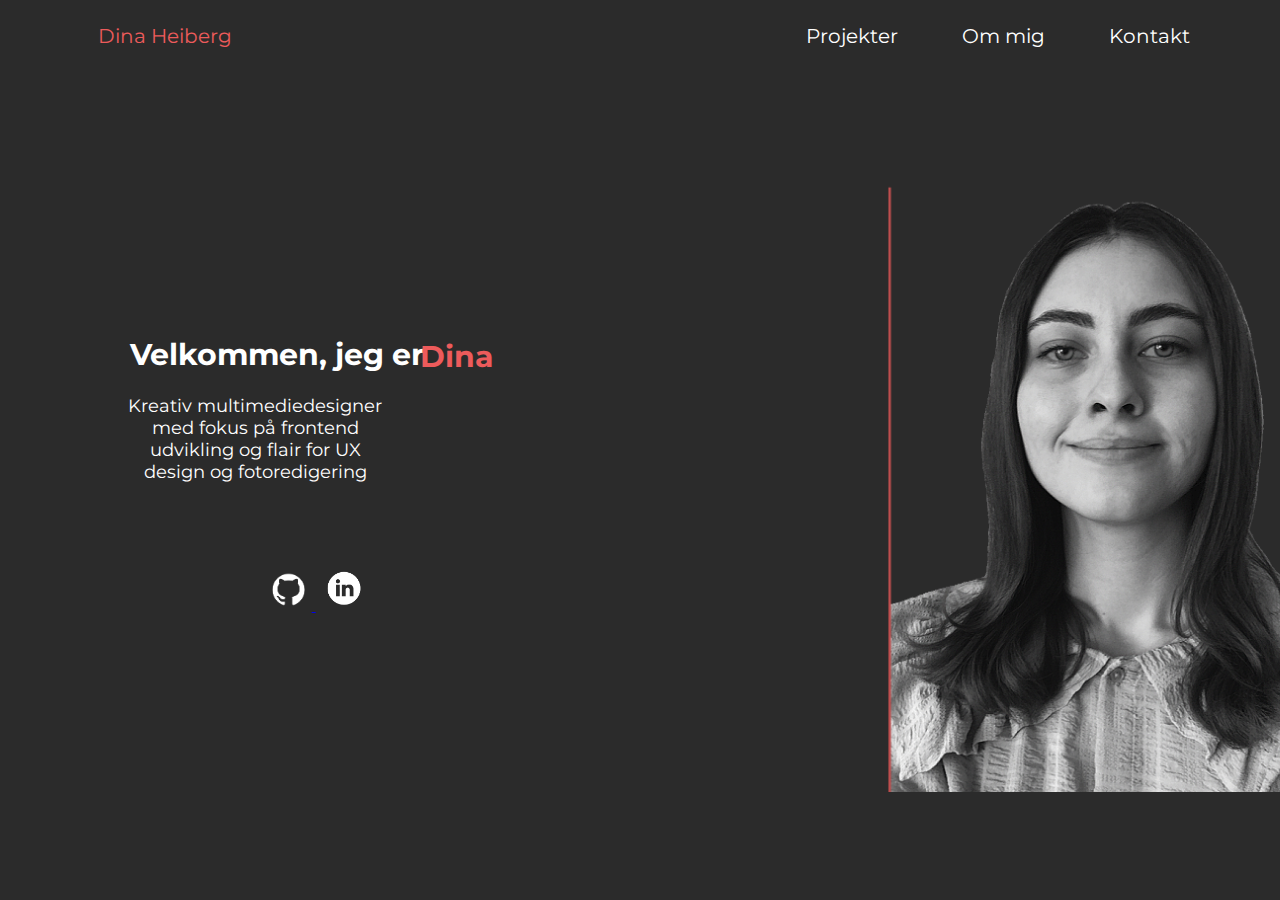
<file: port/index.html>
<!DOCTYPE html>
<html lang="da">

<head>
   
    <meta charset="utf-8">
    <meta name="viewport" content="width=device-width, initial-scale=1.0">

    <!-- SEO -->
    <title>Dina Heibergs portfolio</title>
    <meta name="author" content="Dina Heiberg Madsen">
    <meta name="description" content="portfolio med projekter og information">
    <meta name="keywords" content="portfolio, projekter, multimediedesign, front-end, grafisk design, webudvikling">

    <!-- Stylesheet -->
    <link rel="stylesheet" href="style.css">
    
    
    
</head>

<body>
    <header>
        <nav>
            <!-- nav-bar -->
            <div class="logo">
                <a class="logo" href="index.html"> Dina Heiberg</a>
            </div>
            
            <ul class="nav-links">
                <li>
                        <a class="la" href="projekter.html">Projekter</a>
                </li>
                
                <li>
                        <a class="la" href="om.html">Om mig</a>
                </li>
                
                <li>
                        <a class="la" href="kontakt.html">Kontakt</a>
                </li>
            </ul>
        </nav>
        
    </header>
    <main>  
        <img class="mig" src="billeder/port-kopi.gif">

        <h1 class="velkommen">Velkommen, jeg er</h1>
        <h1 class="dina">Dina</h1>
        <p class="inf"> Kreativ multimediedesigner med fokus på frontend udvikling og flair for UX design og fotoredigering</p>
        
        <!-- ikoner med links -->
        <a href="https://github.com/dinaheiberg">
            <img class="github" src="billeder/github_logo-kopi.png">
        </a>

        <a href="https://www.linkedin.com/in/dina-heiberg-madsen-9481bb148/">
            <img class="linkedin" src="billeder/linkedin_logo-kopi.png">
        </a>


        </main>

    </main>

    <footer>       
    </footer>


    <!-- jQuery library -->
    <script type="text/javascript" src="https://ajax.googleapis.com/ajax/libs/jquery/3.3.1/jquery.min.js"></script>

    <!-- JavaScript -->
    <script src="js.js"></script>
    
    
</body>

</html>
</file>
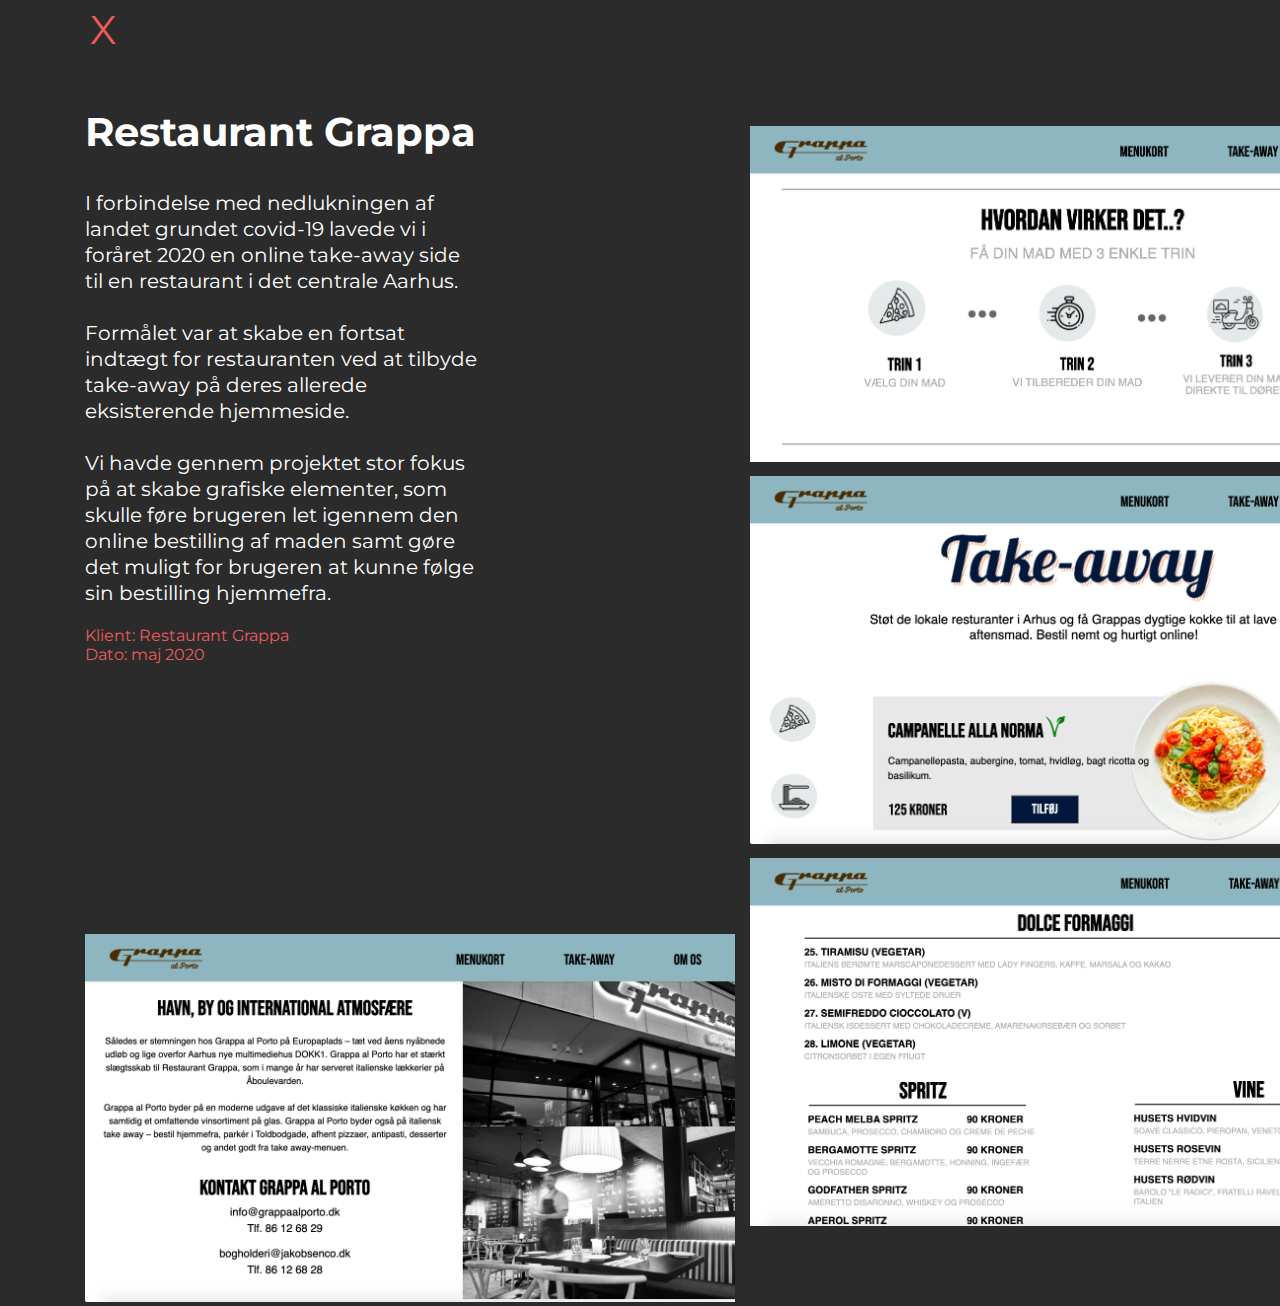
<file: port/grappa.html>
<!DOCTYPE html>
<html lang="da">

<head>
   
    <meta charset="utf-8">
    <meta name="viewport" content="width=device-width, initial-scale=1.0">

    <!-- SEO -->
    <title>Dina Heibergs portfolio</title>
    <meta name="author" content="Dina Heiberg Madsen">
    <meta name="description" content="portfolio med projekter og information">
    <meta name="keywords" content="portfolio, projekter, multimediedesign, front-end, grafisk design, webudvikling">

    <!-- Stylesheet -->
    <link rel="stylesheet" href="puha.css">
    
    
    
</head>

<body>
    <header>
        <nav>
            <div class="logo">
                <a class="logo" href="projekter.html"> X</a>
            </div>
            
        </nav>
        
    </header>
    <main> 

        <h1 class="grap">Restaurant Grappa</h1>

        <img class="grap-for" src="billeder/grappa-for.png">

        <img class="grap-take" src="billeder/grappa-takeaway.png">

        <img class="grap-menu" src="billeder/grappa-menu.png">

        <p class="grap-tekst"> I forbindelse med nedlukningen af landet grundet covid-19 lavede vi i foråret 2020 en online take-away side til en restaurant i det centrale Aarhus.
            <br>
            <br>

            Formålet var at skabe en fortsat indtægt for restauranten ved at tilbyde take-away på deres allerede eksisterende hjemmeside.
            
            <br>
            <br>

            Vi havde gennem projektet stor fokus på at skabe grafiske elementer, som skulle føre brugeren let igennem den online bestilling af maden samt gøre det muligt for brugeren at kunne følge sin bestilling hjemmefra. 
             </p>

            <p class="grap-link">Klient: Restaurant Grappa
                <br>
                Dato: maj 2020
                </p>

                <img class="grap-om" src="billeder/grappa-om.png">
        
    </main>

    <footer>       
    </footer>


    <!-- jQuery library -->
    <script type="text/javascript" src="https://ajax.googleapis.com/ajax/libs/jquery/3.3.1/jquery.min.js"></script>

    <!-- JavaScript -->
    <script src="js.js"></script>
    
    
</body>

</html>
</file>
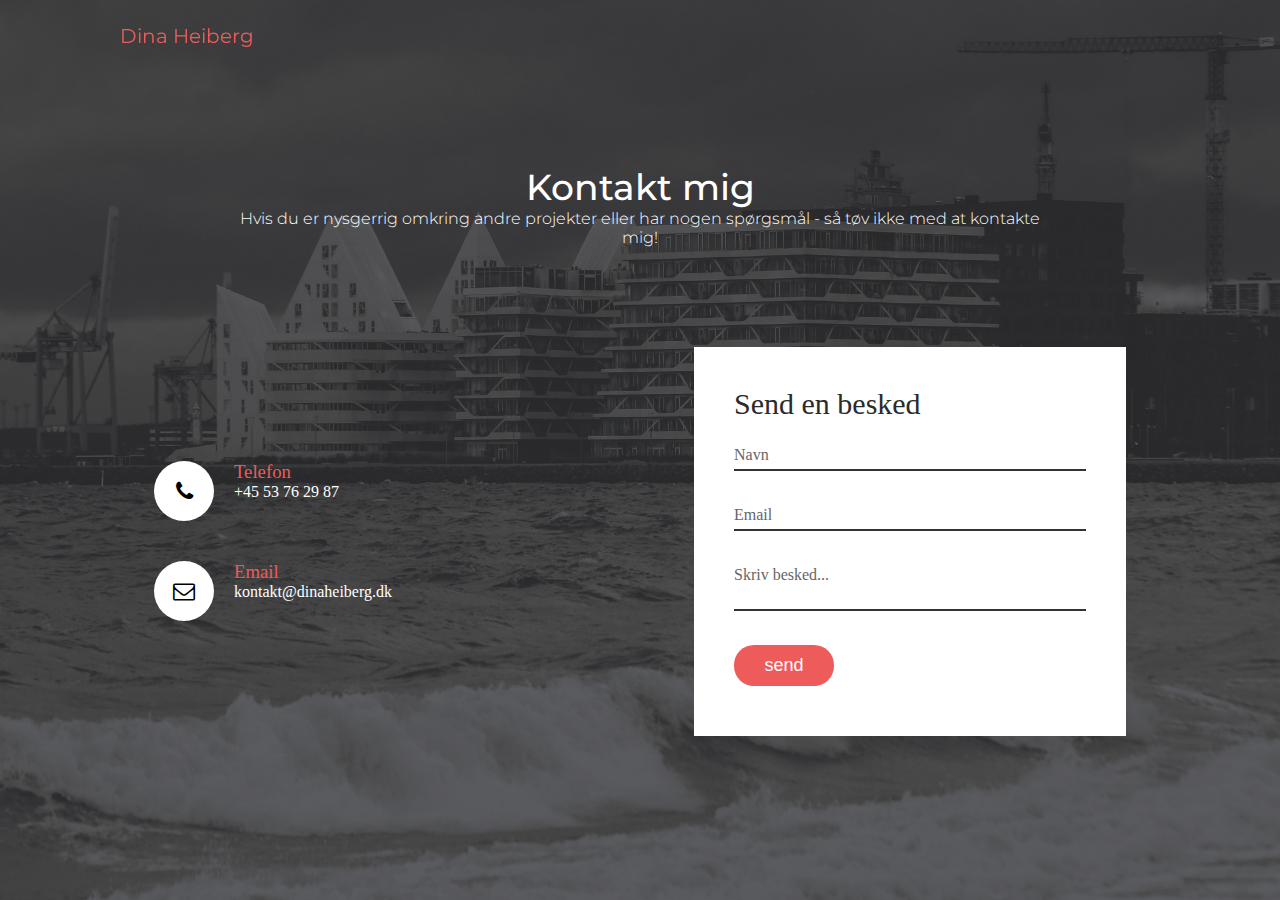
<file: port/kontakt.html>
<!DOCTYPE html>
<html lang="da">

<head>
   
    <meta charset="utf-8">
    <meta name="viewport" content="width=device-width, initial-scale=1.0">

    <!-- SEO -->
    <title>Dina Heibergs portfolio</title>
    <meta name="author" content="Dina Heiberg Madsen">
    <meta name="description" content="portfolio med projekter og information">
    <meta name="keywords" content="portfolio, projekter, multimediedesign, front-end, grafisk design, webudvikling">

    <!-- Stylesheet -->
    <link rel="stylesheet" href="kontakt.css">

    <link rel="stylesheet" href="https://stackpath.bootstrapcdn.com/font-awesome/4.7.0/css/font-awesome.min.css" integrity="sha384-wvfXpqpZZVQGK6TAh5PVlGOfQNHSoD2xbE+QkPxCAFlNEevoEH3Sl0sibVcOQVnN" crossorigin="anonymous">
    
    
    
</head>

<body>
    <header>
        <nav>
            <!-- nav-bar -->
        <div class="logo">
                <a class="logo" href="index.html"> Dina Heiberg</a>
            </div>
        </nav>
        
    </header>
    <main> 
    
        <!-- baggrundsbillede -->
        <img class="bg" src="billeder/bg.jpg">
    


        <section class="contact">
            <div class="content">
                <h2>Kontakt mig</h2>
                <p>Hvis du er nysgerrig omkring andre projekter eller har nogen spørgsmål - så tøv ikke med at kontakte mig!</p>
            </div>

            <!-- ikoner og kontaktinformationer -->
            <div class="container">
                <div class="contactInfo">
                    <div class="box">
                        <div class="icon"><i class="fa fa-phone" aria-hidden="true"></i></div>
                        <div class="text">
                            <h3>Telefon</h3>
                            <p>+45 53 76 29 87</p>
                        </div>
                        </div>

                    <div class="box">
                        <div class="icon"><i class="fa fa-envelope-o" aria-hidden="true"></i></div>
                        <div class="text">
                            <h3>Email</h3>
                            <p>kontakt@dinaheiberg.dk</p>
                        </div>
                        </div>
                </div>

                <!-- kontaktform med "link" til php-fil -->

                <div class="contactForm">
                    <form class="contact-form" action="kontaktform.php" method="post">
                        <h2>Send en besked</h2>
                        <div class="inputBox">
                            <input type="text" name="name" required="required">
                            <span>Navn</span>
                        </div>
                        <div class="inputBox">
                            <input type="text" name="mail" required="required">
                            <span>Email</span>
                        </div>
                        <div class="inputBox">
                            <textarea name="message" required="required"></textarea>
                            <span>Skriv besked...</span>
                        </div>
                        <div class="inputBox">
                            <input type="submit" name="submit" value="send">
                        </div>
                    </form>
                </div>
            </div>
        </section>


    </main>

    <footer>       
    </footer>


    <!-- jQuery library -->
    <script type="text/javascript" src="https://ajax.googleapis.com/ajax/libs/jquery/3.3.1/jquery.min.js"></script>

    <!-- JavaScript -->
    <script src="js.js"></script>
    
    
</body>

</html>
</file>
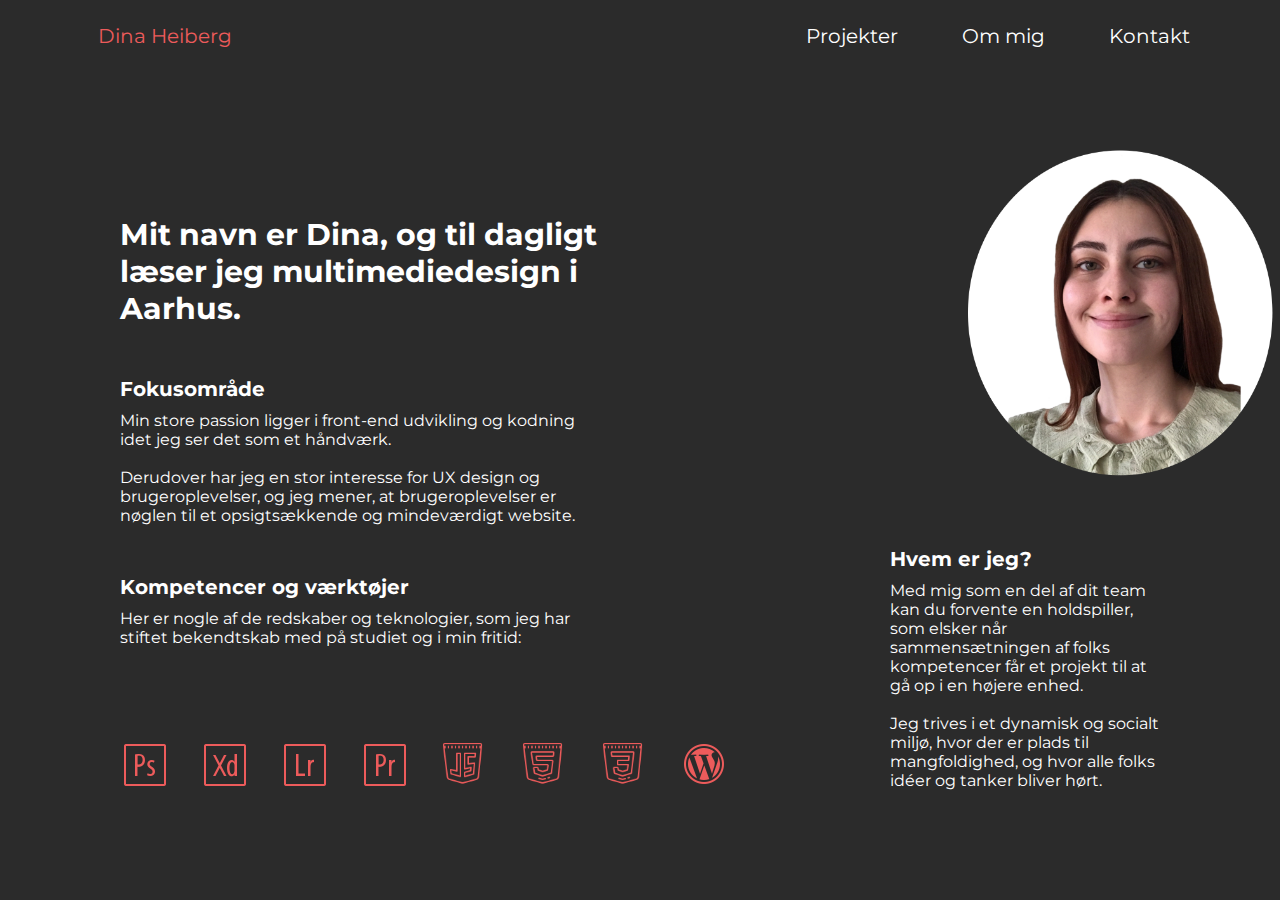
<file: port/om.html>
<!DOCTYPE html>
<html lang="da">

<head>
   
    <meta charset="utf-8">
    <meta name="viewport" content="width=device-width, initial-scale=1.0">

    <!-- SEO -->
    <title>Dina Heibergs portfolio</title>
    <meta name="author" content="Dina Heiberg Madsen">
    <meta name="description" content="portfolio med projekter og information">
    <meta name="keywords" content="portfolio, projekter, multimediedesign, front-end, grafisk design, webudvikling">

    <!-- Stylesheet -->
    <link rel="stylesheet" href="style.css">
    
    
    
</head>

<body>
    <header>
        <nav>
            <!-- nav-bar -->
            <div class="logo">
                <a class="logo" href="index.html"> Dina Heiberg</a>
            </div>
            
            <ul class="nav-links">
                <li>
                        <a href="projekter.html">Projekter</a>
                </li>
                
                <li>
                        <a href="om.html">Om mig</a>
                </li>
                
                <li>
                        <a href="kontakt.html">Kontakt</a>
                </li>
            </ul>
        </nav>
        
    </header>
    <main> 
        

        <img class="mig-rund" src="billeder/rund_bi-kopi.png">

        <h1 class="intro">Mit navn er Dina, og til dagligt læser jeg multimediedesign i Aarhus.</h1>


        <h3 class="fokus">Fokusområde</h3>

        <p class="fokus-tekst">Min store passion ligger i front-end udvikling og kodning idet jeg ser det som et håndværk.
            <br>
            <br>
            Derudover har jeg en stor interesse for UX design og brugeroplevelser, og jeg mener, at brugeroplevelser er nøglen til et opsigtsækkende og mindeværdigt website.</p>

            <h3 class="kompetencer">Kompetencer og værktøjer</h3>

            <p class="kompetencer_tekst">Her er nogle af de redskaber og teknologier, som jeg har stiftet bekendtskab med på studiet og i min fritid:</p>

            <h3 class="hvem">Hvem er jeg?</h3>

            <p class="hvem-tekst">Med mig som en del af dit team kan du forvente en holdspiller, som elsker når sammensætningen af folks kompetencer får et projekt til at gå op i en højere enhed.
                <br>
                <br>
                Jeg trives i et dynamisk og socialt miljø, hvor der er plads til mangfoldighed, og hvor alle folks idéer og tanker bliver hørt. </p>

                <!-- en container med alle ikonerne -->
                <div class="container">
                    <div class="box">
                        <div class="imgBx">
                            <img class="ps" src="billeder/icons8-adobe-photoshop-50-kopi.png">
                        </div>
                    </div>

                    <div class="box">
                        <div class="imgBx">
                            <img class="xd" src="billeder/icons8-adobe-xd-50-kopi.png">
                        </div>
                    </div>

                    <div class="box">
                        <div class="imgBx">
                            <img class="lr" src="billeder/icons8-adobe-lightroom-50-kopi.png">
                        </div>
                    </div>

                    <div class="box">
                        <div class="imgBx">
                            <img class="pr" src="billeder/icons8-adobe-premiere-pro-50-kopi.png">
                        </div>
                    </div>

                    <div class="box">
                        <div class="imgBx">
                            <img class="js" src="billeder/icons8-javascript-logo-64-kopi.png">
                        </div>
                    </div>

                    <div class="box">
                        <div class="imgBx">
                            <img class="html" src="billeder/icons8-html-5-64-kopi.png">
                        </div>
                    </div>

                    <div class="box">
                        <div class="imgBx">
                            <img class="css" src="billeder/icons8-css3-64-kopi.png">
                        </div>
                    </div>

                    <div class="box">
                        <div class="imgBx">
                            <img class="wp" src="billeder/icons8-wordpress-48-kopi.png">
                        </div>
                    </div>
                </div>



    </main>

    <footer>       
    </footer>


    <!-- jQuery library -->
    <script type="text/javascript" src="https://ajax.googleapis.com/ajax/libs/jquery/3.3.1/jquery.min.js"></script>

    <!-- JavaScript -->
    <script src="js.js"></script>
    
    
</body>

</html>
</file>
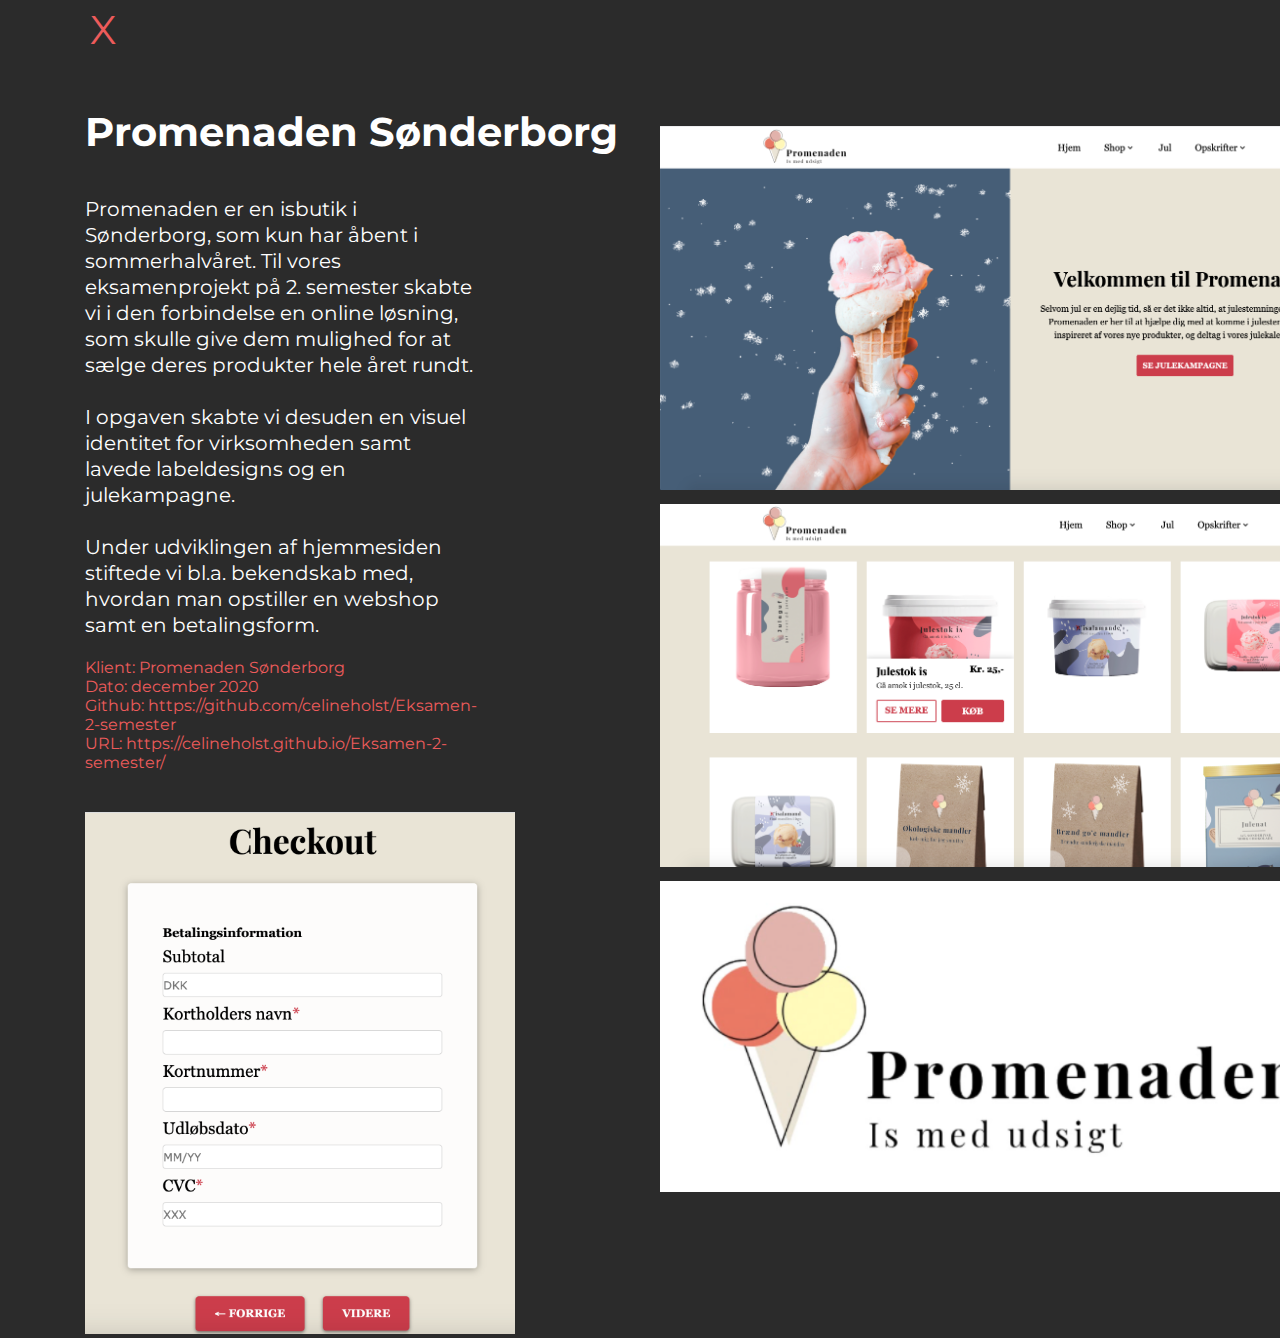
<file: port/pro.html>
<!DOCTYPE html>
<html lang="da">

<head>
   
    <meta charset="utf-8">
    <meta name="viewport" content="width=device-width, initial-scale=1.0">

    <!-- SEO -->
    <title>Dina Heibergs portfolio</title>
    <meta name="author" content="Dina Heiberg Madsen">
    <meta name="description" content="portfolio med projekter og information">
    <meta name="keywords" content="portfolio, projekter, multimediedesign, front-end, grafisk design, webudvikling">

    <!-- Stylesheet -->
    <link rel="stylesheet" href="puha.css">
    
    
    
</head>

<body>
    <header>
        <nav>
            <!-- nav-bar -->
            <div class="logo">
                <a class="logo" href="projekter.html"> X</a>
            </div>
            
        </nav>
        
    </header>
    <main> 
        <h1 class="prom">Promenaden Sønderborg</h1>

        <img class="prom-for" src="billeder/prom-for.png">

        <img class="prom-pro" src="billeder/prom-pro.png">

        <img class="prom-logo" src="billeder/prom-logo.png">

        <p class="prom-tekst">Promenaden er en isbutik i Sønderborg, som kun har åbent i sommerhalvåret. Til vores eksamenprojekt på 2. semester skabte vi i den forbindelse en online løsning, som skulle give dem mulighed for at sælge deres produkter hele året rundt.
            <br>
            <br>

            I opgaven skabte vi desuden en visuel identitet for virksomheden samt lavede labeldesigns og en julekampagne.

            <br>
            <br>
            
            Under udviklingen af hjemmesiden stiftede vi bl.a. bekendskab med, hvordan man opstiller en webshop samt en betalingsform.  </p>

            <p class="prom-link">Klient: Promenaden Sønderborg
                <br>
                Dato: december 2020
                <br>
                Github: https://github.com/celineholst/Eksamen-2-semester
                <br>
                URL: https://celineholst.github.io/Eksamen-2-semester/</p>

                <img class="prom-bet" src="billeder/prom-bet.png">

        
    </main>

    <footer>       
    </footer>


    <!-- jQuery library -->
    <script type="text/javascript" src="https://ajax.googleapis.com/ajax/libs/jquery/3.3.1/jquery.min.js"></script>

    <!-- JavaScript -->
    <script src="js.js"></script>
    
    
</body>

</html>
</file>
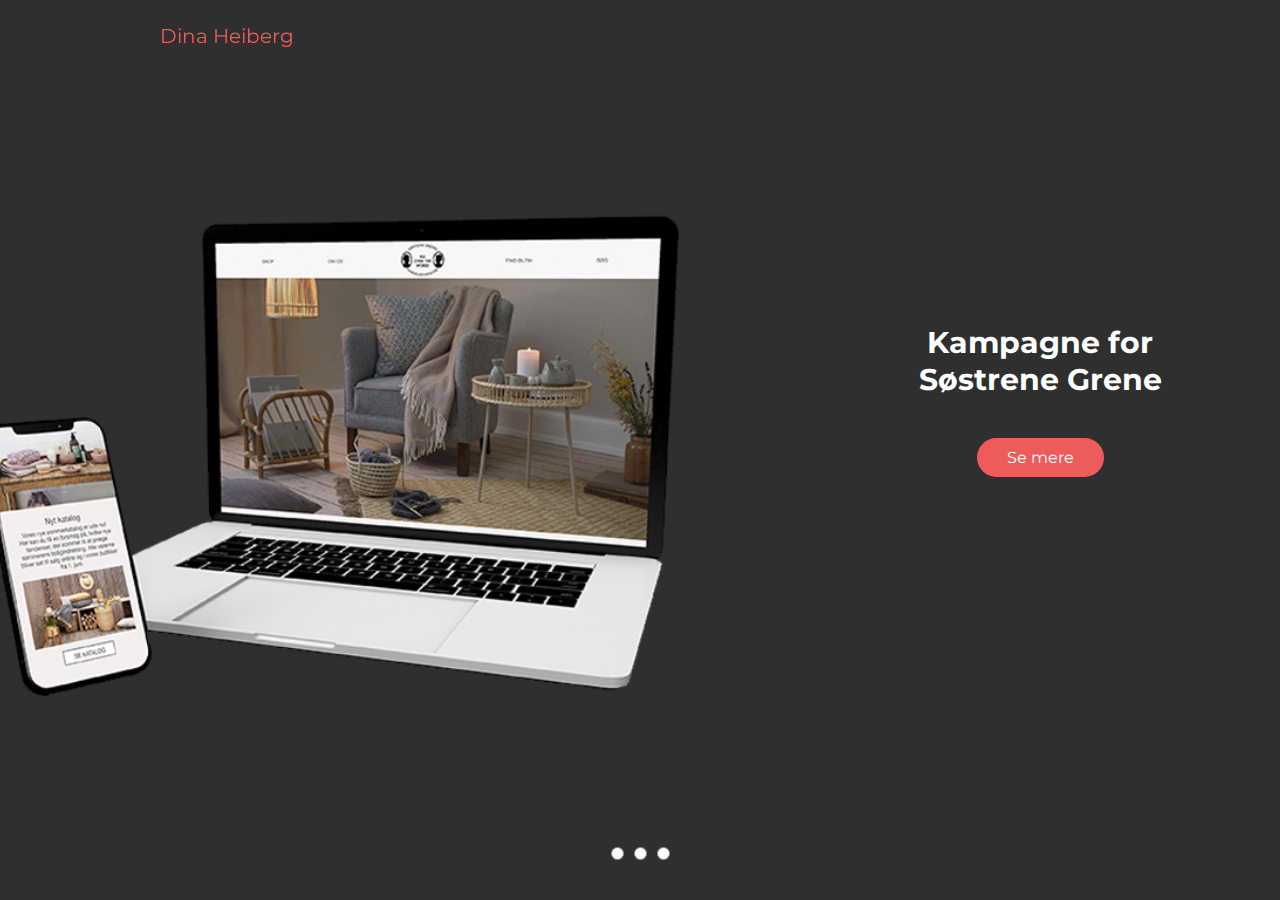
<file: port/projekter.html>
<!DOCTYPE html>
<html lang="da">

<head>
   
    <meta charset="utf-8">
    <meta name="viewport" content="width=device-width, initial-scale=1.0">

    <!-- SEO -->
    <title>Dina Heibergs portfolio</title>
    <meta name="author" content="Dina Heiberg Madsen">
    <meta name="description" content="portfolio med projekter og information">
    <meta name="keywords" content="portfolio, projekter, multimediedesign, front-end, grafisk design, webudvikling">

    <!-- Stylesheet -->
    <link rel="stylesheet" href="projekter.css">
    
    
    
</head>

<body>
    <header>
        <nav>
            <!-- nav-bar -->
            <div class="logo">
                <a class="logo" href="index.html"> Dina Heiberg</a>
            </div>
            
        </nav>
        
    </header>
    <main> 
        <!-- slider inddelt i tre sektioner (billeder, tekst og knap) -->
        <div class="slider">
            <input type="radio" name="slider">
            <div class="imgbox">
                <img src="billeder/promenaden.jpg">
                <div class="content">
                    <h2>Online løsning for en isbutik</h2>
                    <a href="pro.html">Se mere</a>
                </div>
            </div>

            <input type="radio" name="slider">
            <div class="imgbox">
                <img src="billeder/grappa.jpg">
                <div class="content">
                    <h2>Take-away for en restaurant</h2>
                    <a href="grappa.html">Se mere</a>
                </div>
            </div>

            <input type="radio" name="slider">
            <div class="imgbox">
                <img src="billeder/sos.jpg">
                <div class="content">
                    <h2>Kampagne for Søstrene Grene</h2>
                    <a href="sos.html">Se mere</a>
                </div>
            </div>
        </div>
        
    </main>

    <footer>       
    </footer>


    <!-- jQuery library -->
    <script type="text/javascript" src="https://ajax.googleapis.com/ajax/libs/jquery/3.3.1/jquery.min.js"></script>

    <!-- JavaScript -->
    <script src="js.js"></script>
    
    
</body>

</html>
</file>
<file: port/style.css>
/* Google fonts */
@import url('https://fonts.googleapis.com/css2?family=Montserrat&display=swap');

/* baggrundsfarve */
body{
    background-color: #2B2B2B;
}

/* basis indstillinger */
*{
    margin: 0px;
    padding: 0px;
    box-sizing: border-box;
}

/* nav-bar */
nav{
    display: flex;
    justify-content: space-around;
    align-items: center;
    min-height: 8vh;
    font-family: 'Montserrat', sans-serif;
}

.logo{
    color: #ED5B5B;
    font-size: 20px;
    margin-left: -80px;
    list-style: none;
    text-decoration: none;

}

.nav-links{
    display: flex;
    justify-content: space-around;
    width: 35%;
    margin-right: -200px;
}

.nav-links li{
    list-style: none;
}

.nav-links a{
    color: white;
    text-decoration: none;
    font-size: 20px;
    
}

a:hover{
    color: #ED5B5B;
}

/* CSS til forsiden */
.mig{
    height: 700px;
    margin-left: 670px;
    margin-top: 20px;

}

.velkommen{
    color: white;
    font-family: 'Montserrat', sans-serif;
    margin-top: -460px;
    margin-left: 130px;
    font-size: 30px;
    font-weight: bold;
}

.dina{
    color: #ED5B5B;
    font-family: 'Montserrat', sans-serif;
    margin-top: -35px;
    margin-left: 420px;
    font-size: 30px;

}

.inf{
    color: white;
    margin-left: 120px;
    font-family: 'Montserrat', sans-serif;
    margin-right: 890px;
    font-size: 18px;
    text-align: center;
    margin-top: 20px;
    
}

.github{
    height: 35px;
    width: auto;
    margin-top: 60px;
    margin-left: 265px;
    margin-bottom: 4px;
}

.linkedin{
    height: 48px;
    width: auto;
    margin-top: 80px;
    margin-left: -5px;
}

/* keyframes til CSS animationer */
@keyframes fadeAndScale {
    0% {
        opacity: 0;
        transform: scale3d(.75,.75,1);
    }

    70% {
        opacity: 0;
        transform: scale3d(.75,.75,1);
    }

    100% {
        opacity: 1;
        transform: scale3d(1,1,1);
    }
}

/* CSS animationer */
.velkommen {
    animation: fadeAndScale 1s cubic-bezier(.39,-1.05,.58,1.95);
    animation-delay: -0.2s;
    transform-origin: center bottom;
}

.dina {
    animation: fadeAndScale 1s cubic-bezier(.39,-1.05,.58,1.95);
    animation-delay: -0.2s;
    transform-origin: center bottom;
}

.inf {
    animation: fadeAndScale 2s cubic-bezier(.39,-1.05,.58,1.95);
    transform-origin: center bottom;
}

.mig {
    animation: fadeAndScale 3s cubic-bezier(.39,-1.05,.58,1.95);
    transform-origin: center bottom;
}

.github {
    animation: fadeAndScale 5s cubic-bezier(.39,-1.05,.58,1.95);
    transform-origin: center bottom;
}

.linkedin {
    animation: fadeAndScale 5s cubic-bezier(.39,-1.05,.58,1.95);
    transform-origin: center bottom;
}

/* CSS til "om mig"-siden */
.intro{
    color: white;
    font-family: 'Montserrat', sans-serif;
    font-size: 30px;
    font-weight: bold;
    margin-left: 120px;
    margin-right: 400px;
    margin-top: -350px;
    margin-right: 680px;
    animation: fadeAndScale 1s cubic-bezier(.39,-1.05,.58,1.95);
    animation-delay: -0.2s;
    transform-origin: center bottom;

}


.fokus{
    color: white;
    font-family: 'Montserrat', sans-serif;
    font-size: 20px;  
    margin-left: 120px;
    margin-top: 50px;
    animation: fadeAndScale 2s cubic-bezier(.39,-1.05,.58,1.95);
    transform-origin: center bottom;

}

.fokus-tekst{
    color: white;
    font-family: 'Montserrat', sans-serif;
    font-size: 16px;  
    margin-left: 120px;
    margin-right: 680px;
    margin-top: 10px;
    animation: fadeAndScale 2s cubic-bezier(.39,-1.05,.58,1.95);
    transform-origin: center bottom;

}

.kompetencer{
    color: white;
    font-family: 'Montserrat', sans-serif;
    font-size: 20px;  
    margin-left: 120px;
    margin-top: 50px;
    animation: fadeAndScale 2s cubic-bezier(.39,-1.05,.58,1.95);
    transform-origin: center bottom;
}

.kompetencer_tekst{
    color: white;
    font-family: 'Montserrat', sans-serif;
    font-size: 16px;  
    margin-left: 120px;
    margin-right: 680px;
    margin-top: 10px;
    animation: fadeAndScale 2s cubic-bezier(.39,-1.05,.58,1.95);
    transform-origin: center bottom;
}

.mig-rund{
    width: 600px;
    margin-left: 820px;
    margin-top: 40px;
    animation: fadeAndScale 3s cubic-bezier(.39,-1.05,.58,1.95);
    transform-origin: center bottom;

}

.hvem{
    color: white;
    font-family: 'Montserrat', sans-serif;
    font-size: 20px;  
    margin-left: 890px;
    margin-top: -100px;
    animation: fadeAndScale 2s cubic-bezier(.39,-1.05,.58,1.95);
    transform-origin: center bottom;

}

.hvem-tekst{
    color: white;
    font-family: 'Montserrat', sans-serif;
    font-size: 16px;  
    margin-left: 890px;
    margin-top: 10px;
    margin-right: 120px;
    animation: fadeAndScale 2s cubic-bezier(.39,-1.05,.58,1.95);
    transform-origin: center bottom;

}

/* container-wrap med ikoner af kompetencer */
.container{
    position: relative;
    width: 1200px;
    display: flex;
    flex-wrap: wrap;
    margin-left: 120px;
    animation: fadeAndScale 4s cubic-bezier(.39,-1.05,.58,1.95);
    transform-origin: center bottom;
}

.container .box{
    position:relative;
    width: 80px;
    overflow: hidden;
    transition: 0.5s;
    margin-top: -50px;
}

/* hover effekt til ikonerne */
.container .box:hover{
    z-index: 1;
    transform: scale(1.25);
    box-shadow: 0 0px 0px rgba(0,0,0,.5);
}
.js {
    height: 45px;
}

.css{
    height: 45px;
}

.html{
    height: 45px;
}
</file>
<file: port/puha.css>
/* Google fonts */
@import url('https://fonts.googleapis.com/css2?family=Montserrat&display=swap');

/* baggrundsfarve */
body{
    background-color: #2B2B2B;
}

/* basis indstillinger */
*{
    margin: 0px;
    padding: 0px;
    box-sizing: border-box;
}

/* nav-bar */
nav{
    display: flex;
    min-height: 8vh;
    font-family: 'Montserrat', sans-serif;
    margin-left: -70px;
    margin-top: 5px;
    
}

.logo{
    color: #ED5B5B;
    font-size: 40px;
    margin-left: 80px;
    list-style: none;
    text-decoration: none;

}

.nav-links{
    display: flex;
    justify-content: space-around;
    width: 35%;
    margin-top: 22px;
}

.nav-links li{
    list-style: none;
}

.nav-links a{
    color: white;
    text-decoration: none;
    font-size: 20px;
    
}

/* keyframes til css animationer */
@keyframes fadeAndScale {
    0% {
        opacity: 0;
        transform: scale3d(.75,.75,1);
    }

    70% {
        opacity: 0;
        transform: scale3d(.75,.75,1);
    }

    100% {
        opacity: 1;
        transform: scale3d(1,1,1);
    }
}

/* CSS til Promenaden */
.prom {
    font-size: 40px;
    color: white;
    font-family: 'Montserrat', sans-serif;
    margin-top: 30px;
    margin-left: 85px;
    animation: fadeAndScale 1s cubic-bezier(.39,-1.05,.58,1.95);
    animation-delay: -0.2s;
    transform-origin: center bottom;
}

.prom-for {
    width: 700px;
    height: auto;
    margin-left: 660px;
    margin-top: -30px;
    animation: fadeAndScale 2s cubic-bezier(.39,-1.05,.58,1.95);
    transform-origin: center bottom;

}

.prom-pro {

    width: 700px;
    height: auto;
    margin-left: 660px;
    margin-top: 10px;
    animation: fadeAndScale 2s cubic-bezier(.39,-1.05,.58,1.95);
    transform-origin: center bottom;

}

.prom-logo {
    width: 700px;
    height: auto;
    margin-left: 660px;
    margin-top: 10px;
    animation: fadeAndScale 2s cubic-bezier(.39,-1.05,.58,1.95);
    transform-origin: center bottom;

}

.prom-tekst {

    font-size: 20px;
    color: white;
    font-family: 'Montserrat', sans-serif;
    margin-top: -1000px;
    margin-left: 85px;
    margin-right: 800px;
    line-height: 26px;
    animation: fadeAndScale 1.3s cubic-bezier(.39,-1.05,.58,1.95);
    transform-origin: center bottom;

}

.prom-link {
    font-size: 16px;
    color: #ED5B5B;
    font-family: 'Montserrat', sans-serif;
    margin-top: 20px;
    margin-left: 85px;
    margin-right: 800px;
    animation: fadeAndScale 1.3s cubic-bezier(.39,-1.05,.58,1.95);
    transform-origin: center bottom;

}

.prom-bet{
    width: 430px;
    height: auto;
    margin-top: 40px;
    margin-left: 85px;
    animation: fadeAndScale 2s cubic-bezier(.39,-1.05,.58,1.95);
    transform-origin: center bottom;

}






/* CSS til Grappa */
.grap {
    font-size: 40px;
    color: white;
    font-family: 'Montserrat', sans-serif;
    margin-top: 30px;
    margin-left: 85px;
    animation: fadeAndScale 1s cubic-bezier(.39,-1.05,.58,1.95);
    animation-delay: -0.2s;
    transform-origin: center bottom;
}

.grap-for {
    width: 650px;
    height: auto;
    margin-left: 750px;
    margin-top: -30px;
    animation: fadeAndScale 2s cubic-bezier(.39,-1.05,.58,1.95);
    transform-origin: center bottom;

}

.grap-take {

    width: 650px;
    height: auto;
    margin-left: 750px;
    margin-top: 10px;
    animation: fadeAndScale 2s cubic-bezier(.39,-1.05,.58,1.95);
    transform-origin: center bottom;

}

.grap-menu {
    width: 650px;
    height: auto;
    margin-left: 750px;
    margin-top: 10px;
    animation: fadeAndScale 2s cubic-bezier(.39,-1.05,.58,1.95);
    transform-origin: center bottom;

}

.grap-tekst {

    font-size: 20px;
    color: white;
    font-family: 'Montserrat', sans-serif;
    margin-top: -1040px;
    margin-left: 85px;
    margin-right: 800px;
    line-height: 26px;
    animation: fadeAndScale 1.3s cubic-bezier(.39,-1.05,.58,1.95);
    transform-origin: center bottom;

}

.grap-link {
    font-size: 16px;
    color: #ED5B5B;
    font-family: 'Montserrat', sans-serif;
    margin-top: 20px;
    margin-left: 85px;
    margin-right: 800px;
    animation: fadeAndScale 1.3s cubic-bezier(.39,-1.05,.58,1.95);
    transform-origin: center bottom;

}

.grap-om{
    width: 650px;
    height: auto;
    margin-top: 270px;
    margin-left: 85px;
    animation: fadeAndScale 2s cubic-bezier(.39,-1.05,.58,1.95);
    transform-origin: center bottom;

}






/* CSS til Søstrene Grene */
.sos {
    font-size: 40px;
    color: white;
    font-family: 'Montserrat', sans-serif;
    margin-top: 30px;
    margin-left: 85px;
    animation: fadeAndScale 1s cubic-bezier(.39,-1.05,.58,1.95);
    animation-delay: -0.2s;
    transform-origin: center bottom;
}

.sos-for {
    width: 650px;
    height: auto;
    margin-left: 750px;
    margin-top: -30px;
    animation: fadeAndScale 2s cubic-bezier(.39,-1.05,.58,1.95);
    transform-origin: center bottom;

}

.sos-kam {

    width: 650px;
    height: auto;
    margin-left: 750px;
    margin-top: 10px;
    animation: fadeAndScale 2s cubic-bezier(.39,-1.05,.58,1.95);
    transform-origin: center bottom;

}

.sos-tic {
    width: 650px;
    height: auto;
    margin-left: 750px;
    margin-top: 10px;
    animation: fadeAndScale 2s cubic-bezier(.39,-1.05,.58,1.95);
    transform-origin: center bottom;

}

.sos-tekst {

    font-size: 20px;
    color: white;
    font-family: 'Montserrat', sans-serif;
    margin-top: -1040px;
    margin-left: 85px;
    margin-right: 800px;
    line-height: 26px;
    animation: fadeAndScale 1.3s cubic-bezier(.39,-1.05,.58,1.95);
    transform-origin: center bottom;

}

.sos-link {
    font-size: 16px;
    color: #ED5B5B;
    font-family: 'Montserrat', sans-serif;
    margin-top: 20px;
    margin-left: 85px;
    margin-right: 800px;
    animation: fadeAndScale 1.3s cubic-bezier(.39,-1.05,.58,1.95);
    transform-origin: center bottom;

}

.sos-pro{
    width: 650px;
    height: auto;
    margin-top: 130px;
    margin-left: 85px;
    animation: fadeAndScale 2s cubic-bezier(.39,-1.05,.58,1.95);
    transform-origin: center bottom;

}

.sos-pro2{
    width: 650px;
    height: auto;
    margin-top: 10px;
    margin-left: 85px;
    animation: fadeAndScale 2s cubic-bezier(.39,-1.05,.58,1.95);
    transform-origin: center bottom;

}
</file>
<file: port/kontakt.css>
/* Google fonts */
@import url('https://fonts.googleapis.com/css2?family=Montserrat&display=swap');

    

/* basis indstillinger */
*{
    margin: 0px;
    padding: 0px;
    box-sizing: border-box;
}

/* nav-bar */
nav{
    display: flex;
    justify-content: space-around;
    align-items: center;
    min-height: 8vh;
    font-family: 'Montserrat', sans-serif;
    position: fixed;
    z-index: 1000;

}

.logo{
    color: #ED5B5B;
    font-size: 20px;
    margin-left: 60px;
    list-style: none;
    text-decoration: none;

}

/* baggrundsbillede */
.bg{
    width: 100%;
    height: 100%;
    position: absolute;

}

.contact{
    position: relative;
    min-height: 100vh;
    padding: 50px 100px;
    display: flex;
    justify-content: center;
    align-items: center;
    flex-direction: column;
    

    
}

.contact .content{
    max-width: 800px;
    text-align: center;
}

.contact .content h2{
font-size: 36px;
font-weight: 500;
color:white;
font-family: 'Montserrat', sans-serif;
}

.contact .content p{
    font-weight: 300;
    color:white;
    font-family: 'Montserrat', sans-serif;
    }

    /* kontaktinformationer */
    .container{
        width: 100%;
        display: flex;
        justify-content: center;
        align-items: center;
        margin-top: 100px;
    }

    .container .contactInfo{
        width: 50%;
        display: flex;
        flex-direction: column;

    }

    .container .contactInfo .box{
        position: relative;
        padding: 20px 0;
        display: flex;
    }

    .container .contactInfo .box .icon{
        min-width: 60px;
        height: 60px;
        background: #fff;
        display: flex;
        justify-content: center;
        align-items: center;
        border-radius: 50%;
        font-size: 22px;
    }

    .container .contactInfo .box .text{
        display: flex;
        margin-left: 20px;
        font-size: 16px;
        color:white;
        flex-direction: column;
        font-weight: 300;
    }

    .container .contactInfo .box .text h3{

        font-weight: 500;
        color: #ED5B5B;
    }

    /* kontaktform */
    .contactForm{
        width: 40%;
        padding: 40px;
        background: white;
    }

    .contactForm h2{
        font-size: 30px;
        color:#2B2B2B;
        font-weight: 500;
    }

    .contactForm .inputBox{
        position: relative;
        width: 100%;
        margin-top: 10px;
    }

    .contactForm .inputBox input,
    .contactForm .inputBox textarea{
        width: 100%;
        padding: 5px 0;
        font-size: 16px;
        margin: 10px 0;
        border: none;
        border-bottom: 2px solid #333;
        outline: none;
        resize: none;
    }

    .contactForm .inputBox span{
        position: absolute;
        left: 0;
        padding: 5px 0;
        font-size: 16px;
        margin: 10px 0;
        pointer-events: none;
        transition: 0.5s;
        color: #666;


    }

    .contactForm .inputBox input:focus ~ span,
    .contactForm .inputBox input:valid ~ span,
    .contactForm .inputBox textarea:valid ~ span{
        color: #ED5B5B;
        font-size: 12px;
        transform: translateY(-20px);
    }

    .contactForm .inputBox input[type="submit"]{
        width: 100px;
        background: #ED5B5B;
        color: white;
        border: none;
        cursor: pointer;
        padding: 10px;
        font-size: 18px;
        border-radius: 20px;

    }
</file>
<file: port/projekter.css>
/* Google fonts */
@import url('https://fonts.googleapis.com/css2?family=Montserrat&display=swap');

/* baggrundsfarve */
body{
    background-color: #2B2B2B;
}

/* basis indstillinger */
*{
    margin: 0px;
    padding: 0px;
    box-sizing: border-box;
}

/* nav-bar */
nav{
    display: flex;
    justify-content: space-around;
    align-items: center;
    min-height: 8vh;
    font-family: 'Montserrat', sans-serif;
    position: fixed;
    z-index: 10000;
    
}

.logo{
    color: #ED5B5B;
    font-size: 20px;
    margin-left: 80px;
    list-style: none;
    text-decoration: none;

}

.nav-links{
    display: flex;
    justify-content: space-around;
    width: 35%;
    margin-top: 22px;
}

.nav-links li{
    list-style: none;
}

.nav-links a{
    color: white;
    text-decoration: none;
    font-size: 20px;
    
}

.nav-links:hover{
    color: #ED5B5B;
}


/* image slider */
.slider{
    position: relative;
    width: 100%;
    min-height: 100vh;
    display: flex;
    justify-content: center;
    align-items: flex-end;
    background: #000;
}

.slider .imgbox{
    position: absolute;
    top: 0;
    left: 0;
    width: 100%;
    height: 100%;
    padding: 100px;
    display: flex;
    justify-content: center;
    align-items: center;
    transition: 0.5s;
    z-index: 1;
    clip-patch: circle(0px at center);
}

.slider input[type="radio"]:checked + .imgbox{
    z-index: 10;
    clip-patch: circle(1000px at center);

} 

/* indstillinger for billederne i slideren */
.slider .imgbox img{
    position: absolute;
    top: 0;
    left: 0;
    width: 100%;
    height: 100%;
    object-fit: cover;
}

/* indstillinger for teksten i slideren */
.slider .imgbox .content{
    position: relative;
    margin-left: 800px;
    text-align: center;
    margin-top: -100px;
   

}

.slider .imgbox .content h2{
    font-size: 30px;
    color: white;
    font-family: 'Montserrat', sans-serif;
}

/* indstillinger for knapperne i slideren */
.slider .imgbox .content a{
    position: relative;
    font-family: 'Montserrat', sans-serif;
    display: inline-block;
    background: #ED5B5B;
    padding: 10px 30px;
    color: #fff;
    text-decoration: none;
    margin-top: 40px;
    border-radius: 20px;
}

.slider input[type="radio"]{
    position: relative;
    z-index: 1000;
    margin: 5px;
    margin-bottom: 40px;
    outline: none;
    cursor: pointer;

}
</file>
